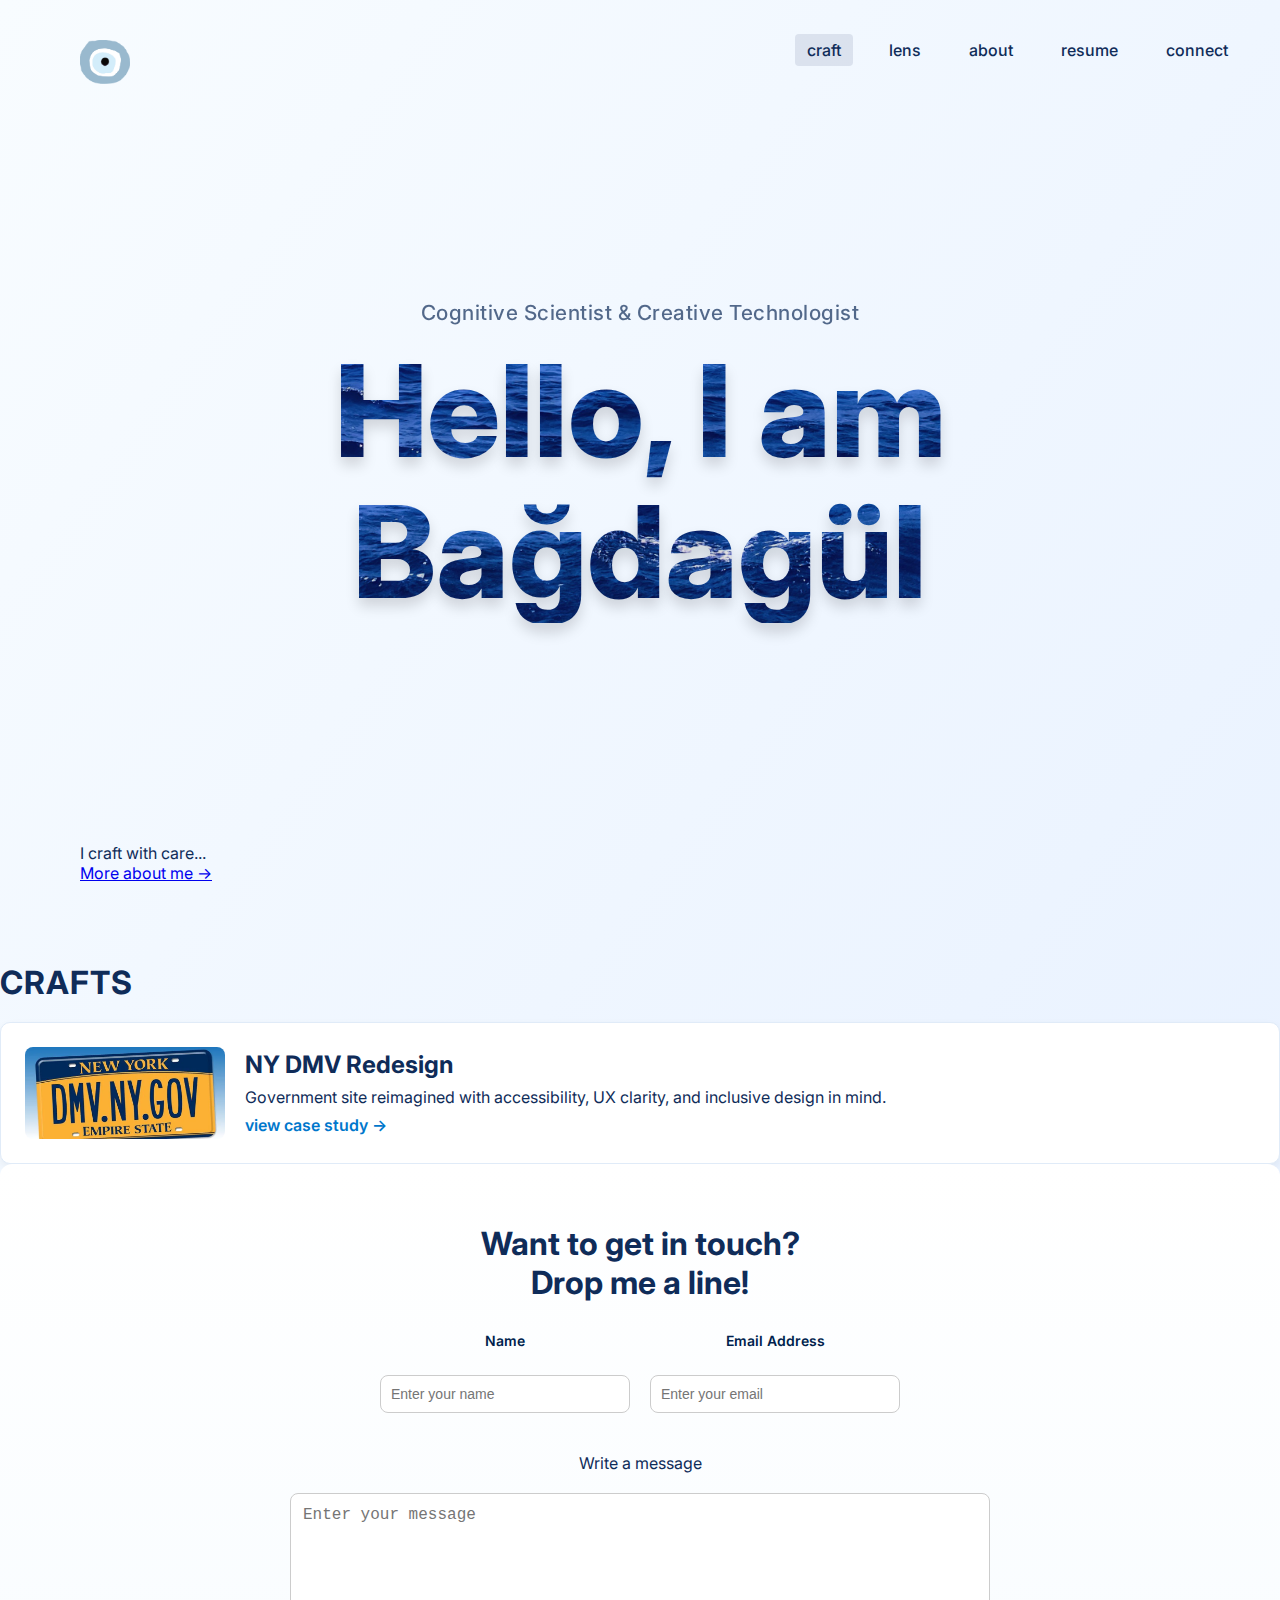
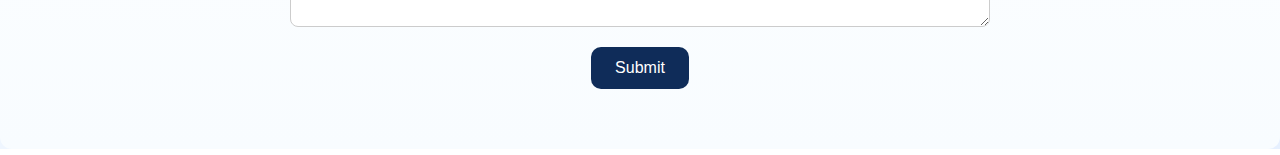
<file: index.html>
<!DOCTYPE html>
<html lang="en">
  <head>
    <meta charset="UTF-8" />
    <meta name="viewport" content="width=device-width, initial-scale=1.0" />
    <title>Bağdagül Yoruk – Portfolio</title>
    <link
      rel="stylesheet"
      href="https://cdnjs.cloudflare.com/ajax/libs/animate.css/4.1.1/animate.min.css"
    />
    <link
      href="https://fonts.googleapis.com/css2?family=Inter:wght@400;600&display=swap"
      rel="stylesheet"
    />
    <link href="style.css" rel="stylesheet" />
  </head>
  <body>
    <div class="content-box">
      <!-- Logo + Greeting -->
      <a href="index.html">
        <img
          src="images/evil-eye-logo.png"
          alt="Evil Eye Logo"
          class="evil-eye-logo"
        />
      </a>
    <section class="bubble-hero">
  <div class="animated-bubble">
    <svg viewBox="0 0 600 600">
      <defs>
        <pattern id="evilEyePattern" patternUnits="userSpaceOnUse" width="600" height="600">
          <image src="images/evil-eye-logo.png"  />
        </pattern>
      </defs>
      <path fill="url(#evilEyePattern)">
        <animate attributeName="d" dur="8s" repeatCount="indefinite" values="
          M300,50 
          C420,50 550,180 550,300 
          C550,420 420,550 300,550 
          C180,550 50,420 50,300 
          C50,180 180,50 300,50Z;

          M310,60 
          C430,80 560,190 540,300 
          C520,410 410,540 300,530 
          C190,520 70,410 80,300 
          C90,190 190,40 310,60Z;

          M300,50 
          C420,50 550,180 550,300 
          C550,420 420,550 300,550 
          C180,550 50,420 50,300 
          C50,180 180,50 300,50Z;
        " />
      </path>
    </svg>
  </div>

  <div class="intro-title">
    <h2 class="role-label">Cognitive Scientist & Creative Technologist</h2>
    <h1 class="masked-title">Hello, I am Bağdagül</h1>
  </div>
</section>

          <p class="tagline">
            I craft with care... <br />
            <a href="about.html">More about me →</a>
          </p>
        </div>
      </div>

      <!-- Navigation -->
      <nav class="main-nav">
        <ul>
          <li><a href="index.html" class="active">craft</a></li>
          <li><a href="gallery.html">lens</a></li>
          <li><a href="about.html">about</a></li>
          <li><a href="resume.pdf" target="_blank">resume</a></li>
          <li><a href="#contact">connect</a></li>
        </ul>
      </nav>

      <!-- Projects Section -->
      <section class="projects-section">
        <h2>crafts</h2>

        <!-- Project Block 1 -->
        <div class="project-card">
          <img src="images/dmvthumbnail.jpg" alt="DMV Case Study" />
          <div class="project-info">
            <h3>NY DMV Redesign</h3>
            <p>
              Government site reimagined with accessibility, UX clarity, and
              inclusive design in mind.
            </p>
            <a href="dmv.html" class="project-link">view case study →</a>
          </div>
        </div>

        <!-- Add more project-card blocks as needed -->
      </section>

      <!-- Connect Section -->
      <section id="contact" class="contact-section">
        <h2>Want to get in touch?<br />Drop me a line!</h2>
        <form
          action="https://formsubmit.co/bagdagulyoruk@gmail.com"
          method="POST"
          class="contact-form"
        >
          <div class="form-row">
            <div class="form-group">
              <label for="name">Name</label>
              <input
                type="text"
                name="name"
                id="name"
                required
                placeholder="Enter your name"
              />
            </div>

            <div class="form-group">
              <label for="email">Email Address</label>
              <input
                type="email"
                name="email"
                id="email"
                required
                placeholder="Enter your email"
              />
            </div>
          </div>

          <label for="message">Write a message</label>
          <textarea
            name="message"
            id="message"
            rows="6"
            required
            placeholder="Enter your message"
          ></textarea>

          <button type="submit">Submit</button>
        </form>
      </section>
    </div>
  </body>
</html>
</file>
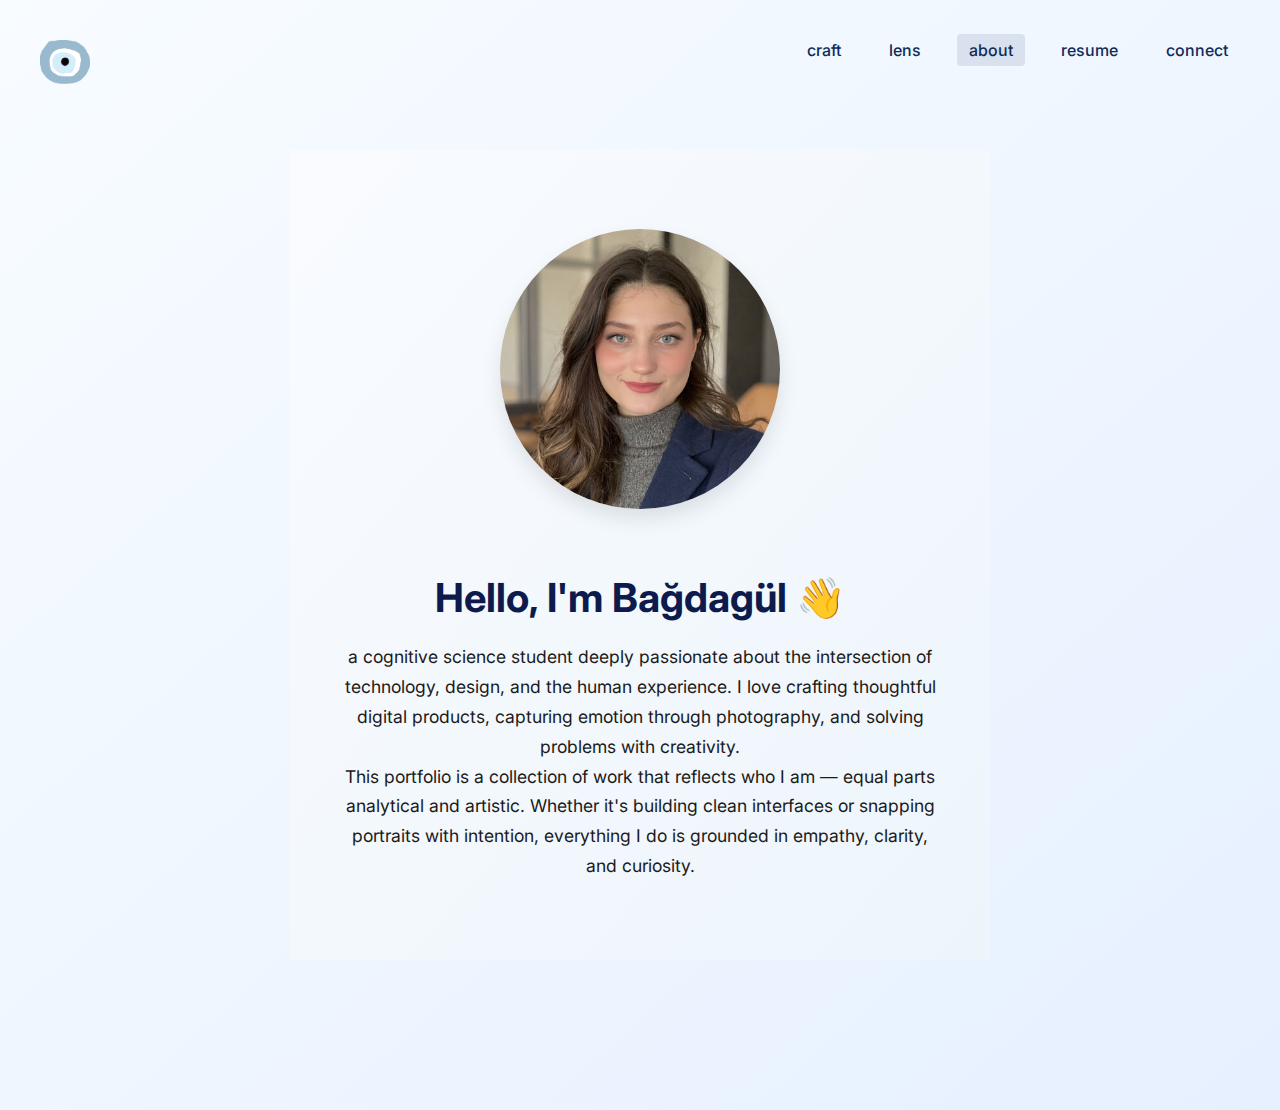
<file: about.html>
<!DOCTYPE html>
<html lang="en">
  <head>
    <meta charset="UTF-8" />
    <meta name="viewport" content="width=device-width, initial-scale=1.0" />
    <title>Bağdagül Yoruk – About</title>
    <link rel="stylesheet" href="style.css" />
    <link
      href="https://fonts.googleapis.com/css2?family=Inter:wght@400;600&display=swap"
      rel="stylesheet"
    />
  </head>
  <body>
    <!-- Logo -->
    <a href="index-craft.html">
      <img
        src="images/evil-eye-logo.png"
        alt="Evil Eye Logo"
        class="evil-eye-logo"
      />
    </a>

    <!-- Navigation -->
    <nav class="main-nav">
      <ul>
        <li><a href="index-craft.html">craft</a></li>
        <li><a href="gallery.html">lens</a></li>
        <li><a href="about.html" class="active">about</a></li>
        <li><a href="resume.pdf" target="_blank">resume</a></li>
        <li><a href="index-craft.html#contact">connect</a></li>
      </ul>
    </nav>

    <!-- About Section -->
    <section class="about-section">
      <div class="about-container">
        <div class="about-image">
          <img src="images/headshot.jpg" alt="Bağdagül Yoruk" />
        </div>
        <div class="about-text">
          <h1>Hello, I'm Bağdagül 👋</h1>
          <p>
            a cognitive science student deeply passionate about the intersection
            of technology, design, and the human experience. I love crafting
            thoughtful digital products, capturing emotion through photography,
            and solving problems with creativity.
          </p>
          <p>
            This portfolio is a collection of work that reflects who I am —
            equal parts analytical and artistic. Whether it's building clean
            interfaces or snapping portraits with intention, everything I do is
            grounded in empathy, clarity, and curiosity.
          </p>
        </div>
      </div>
    </section>
  </body>
</html>
</file>
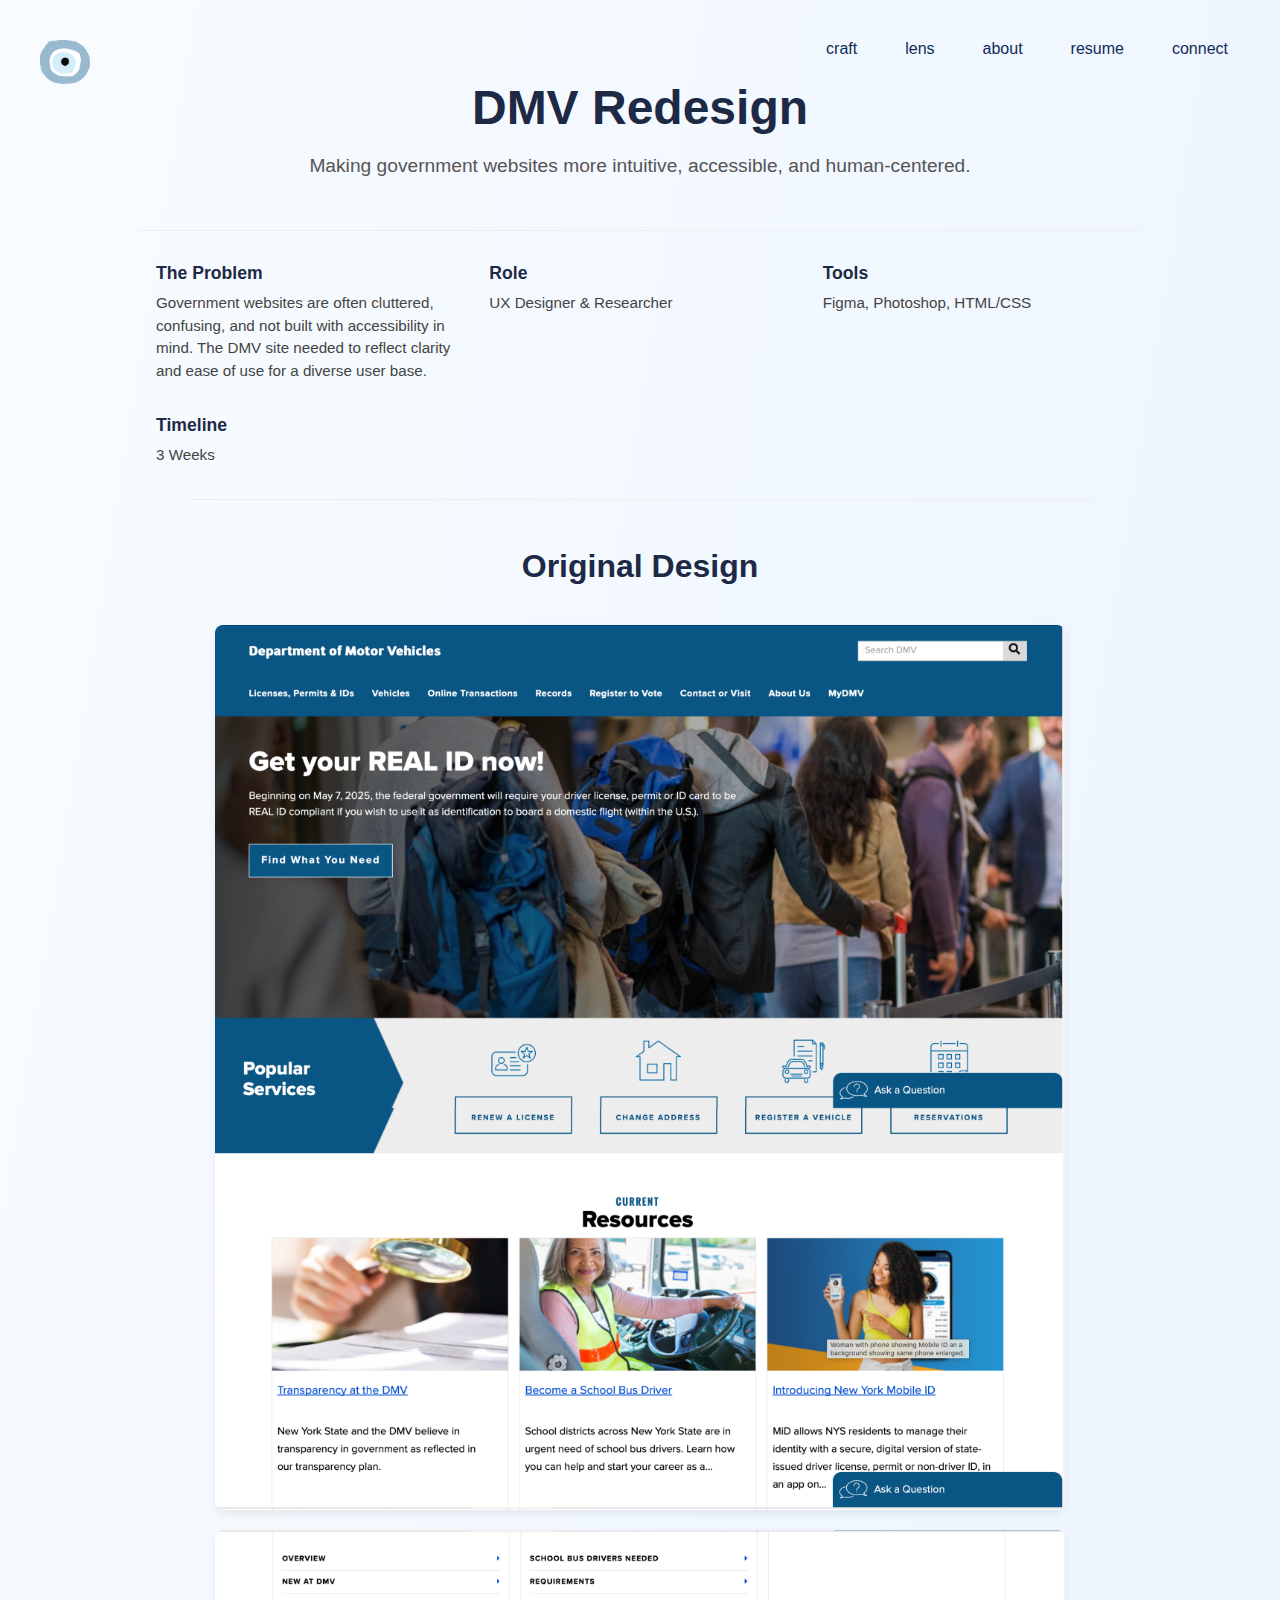
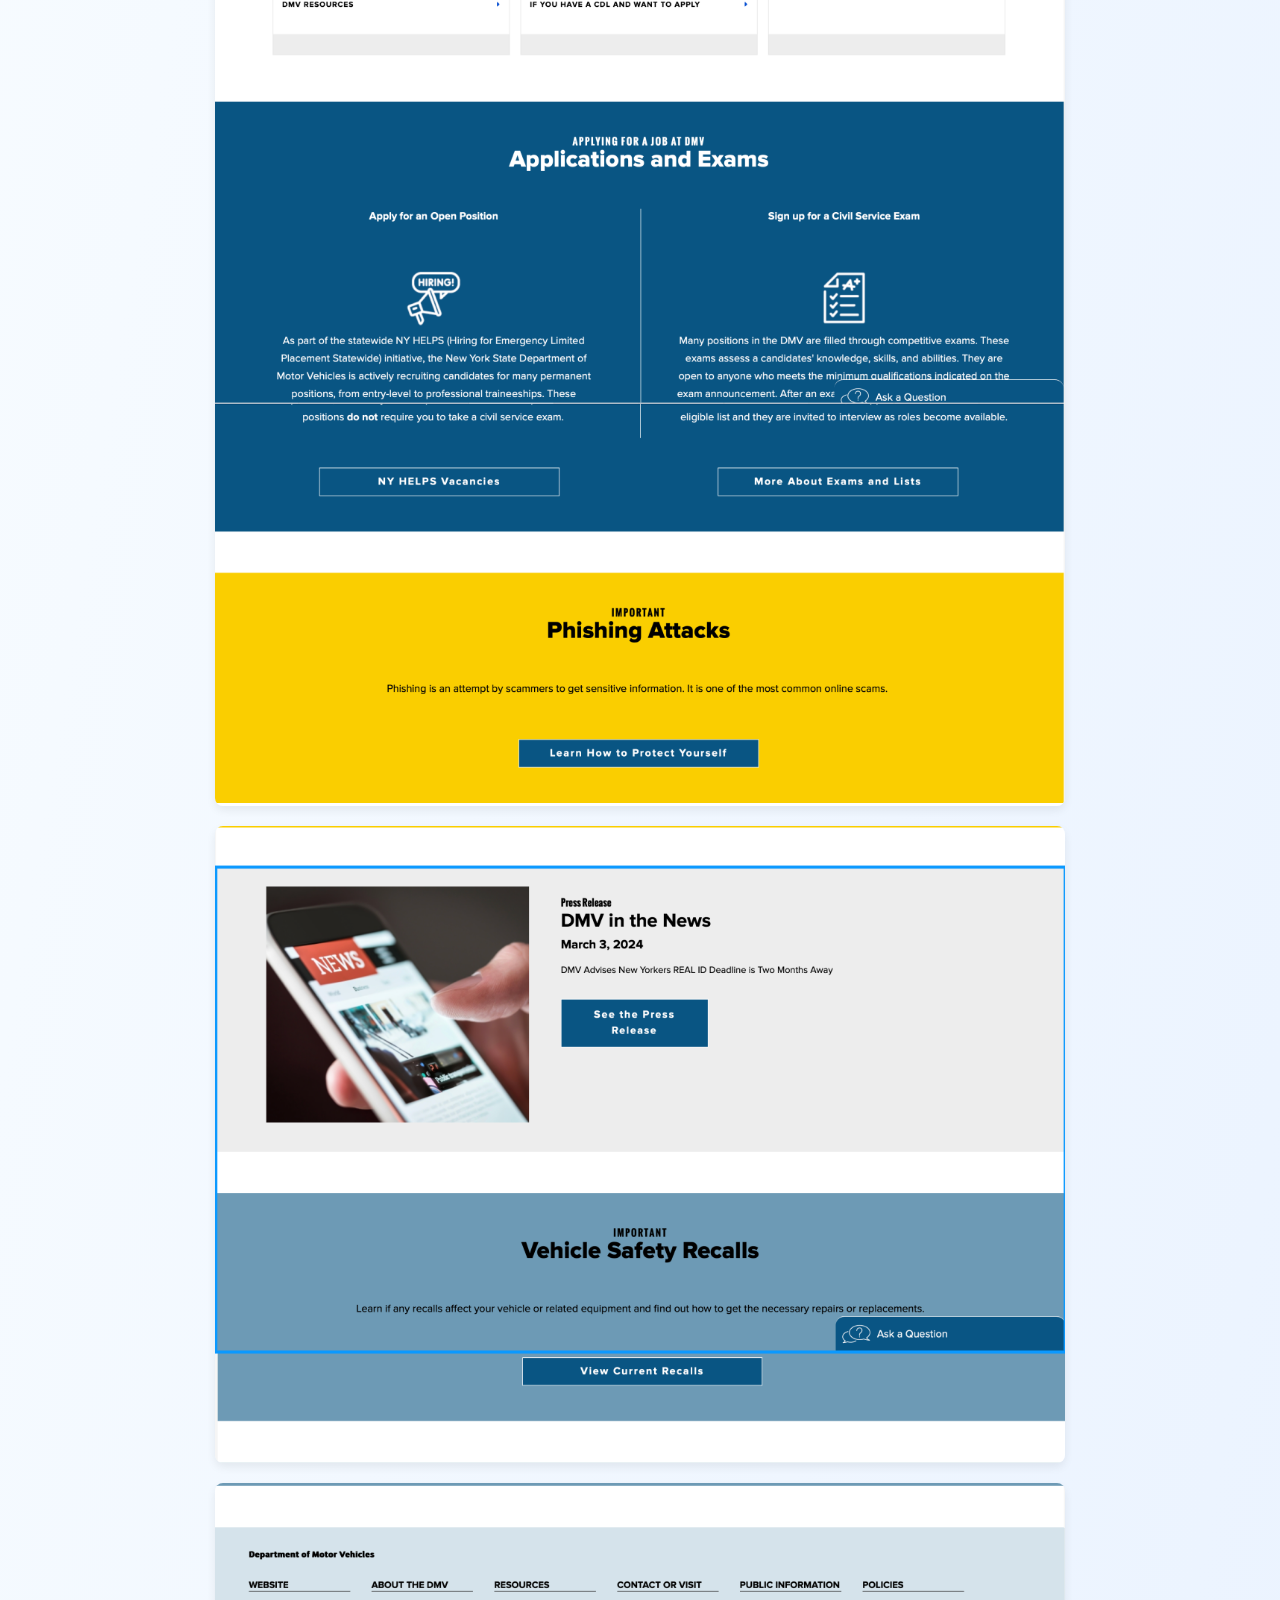
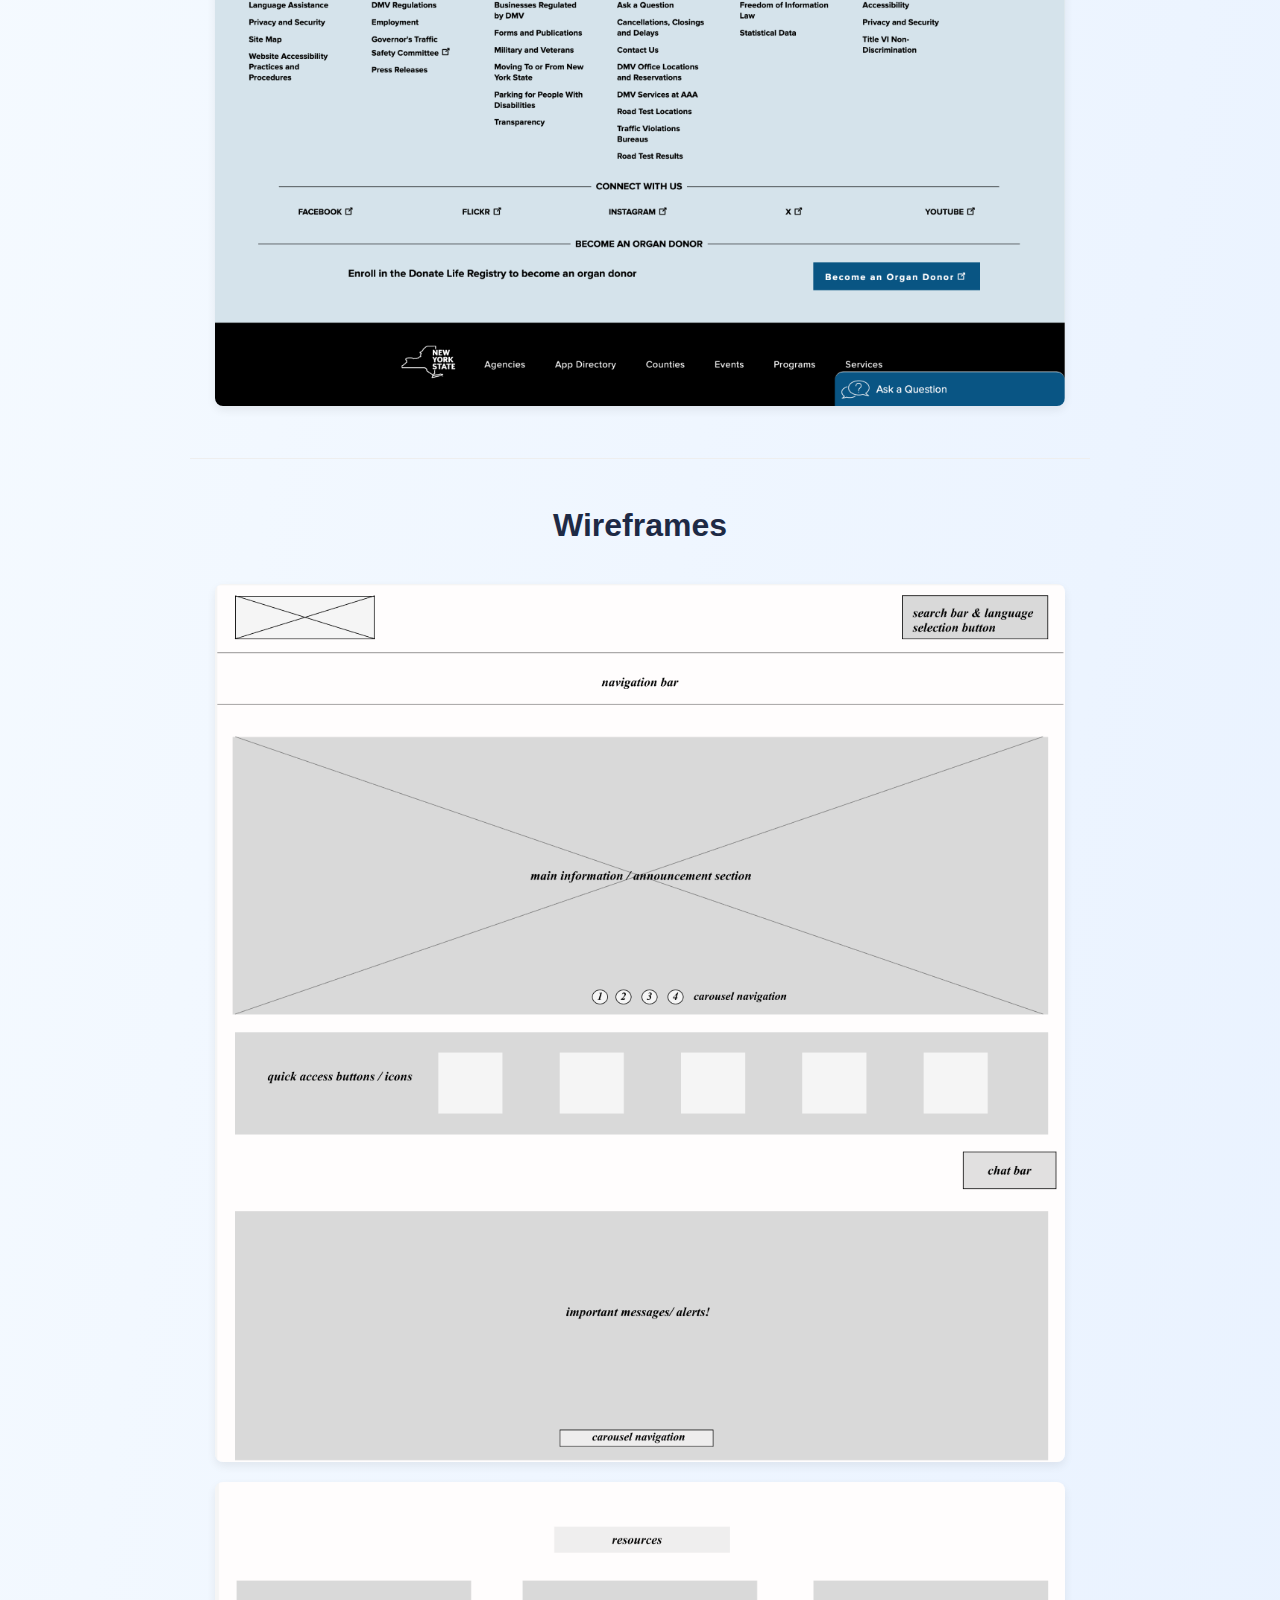
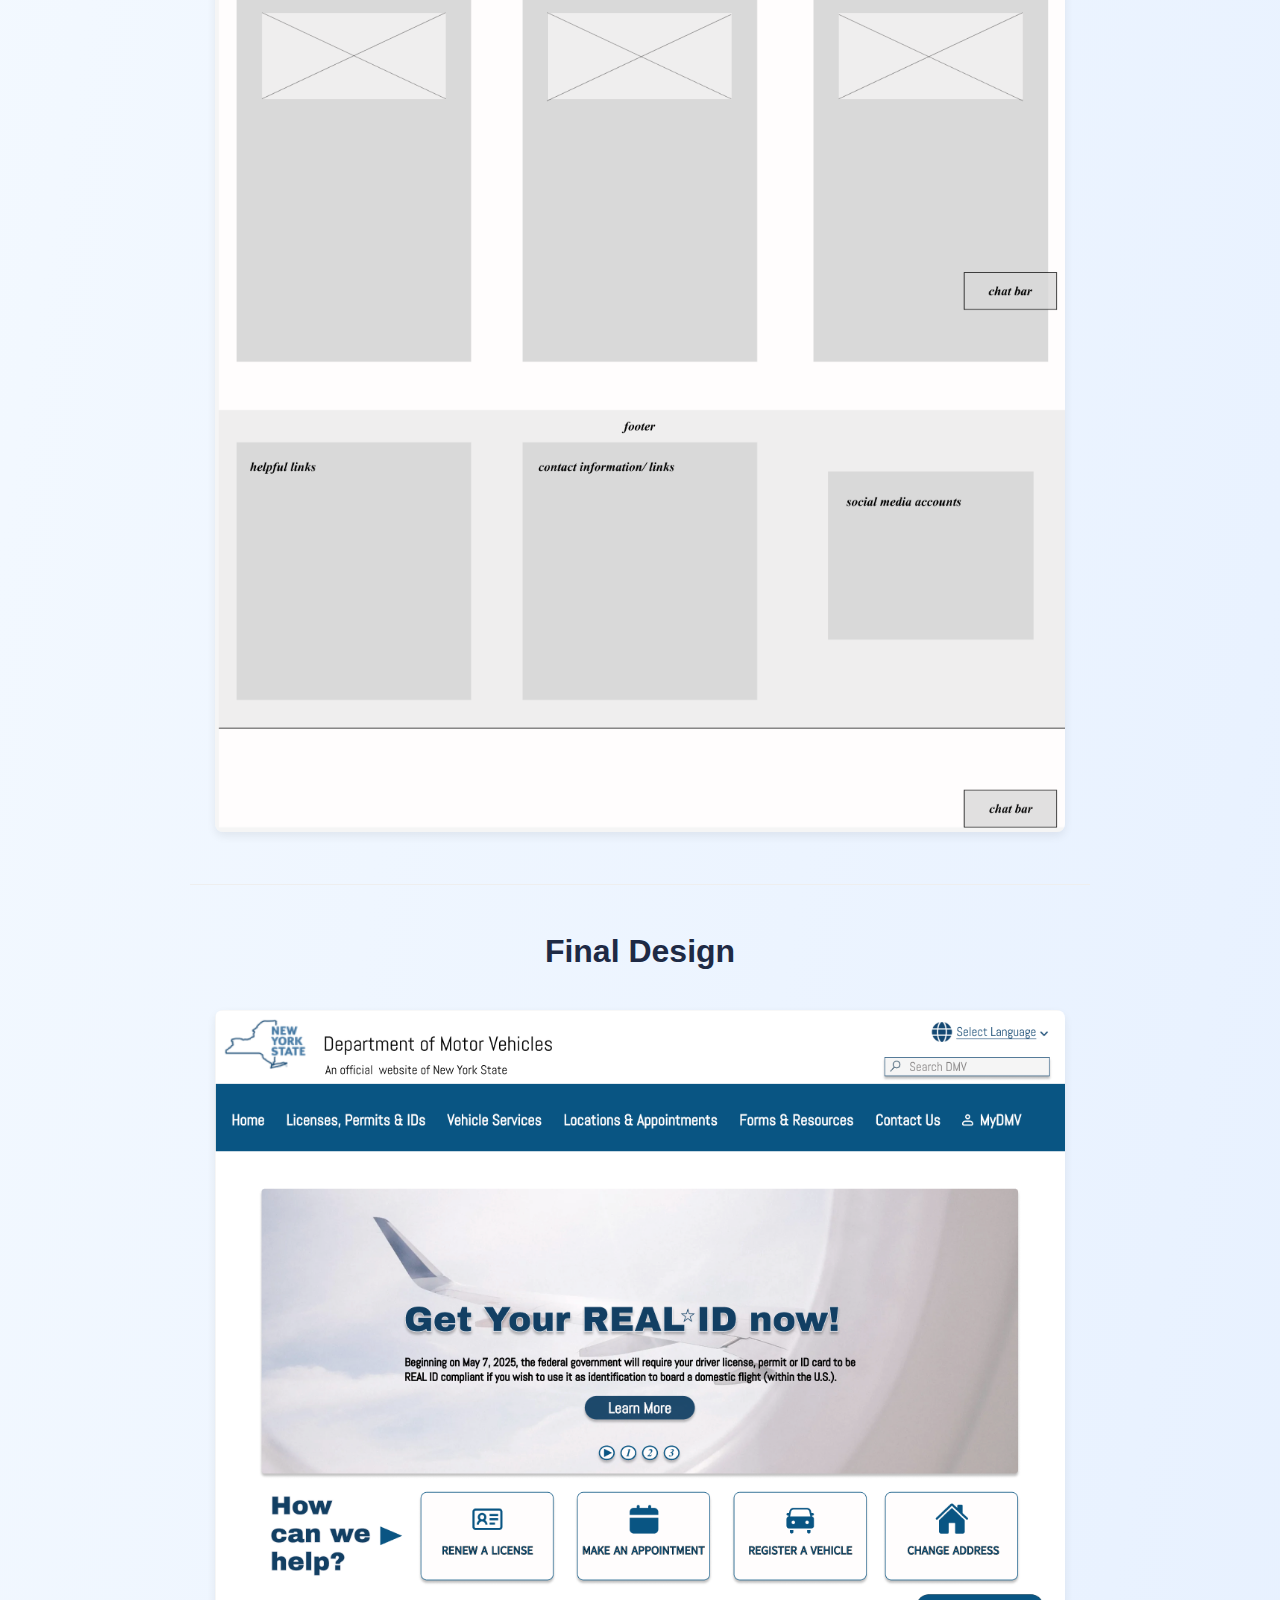
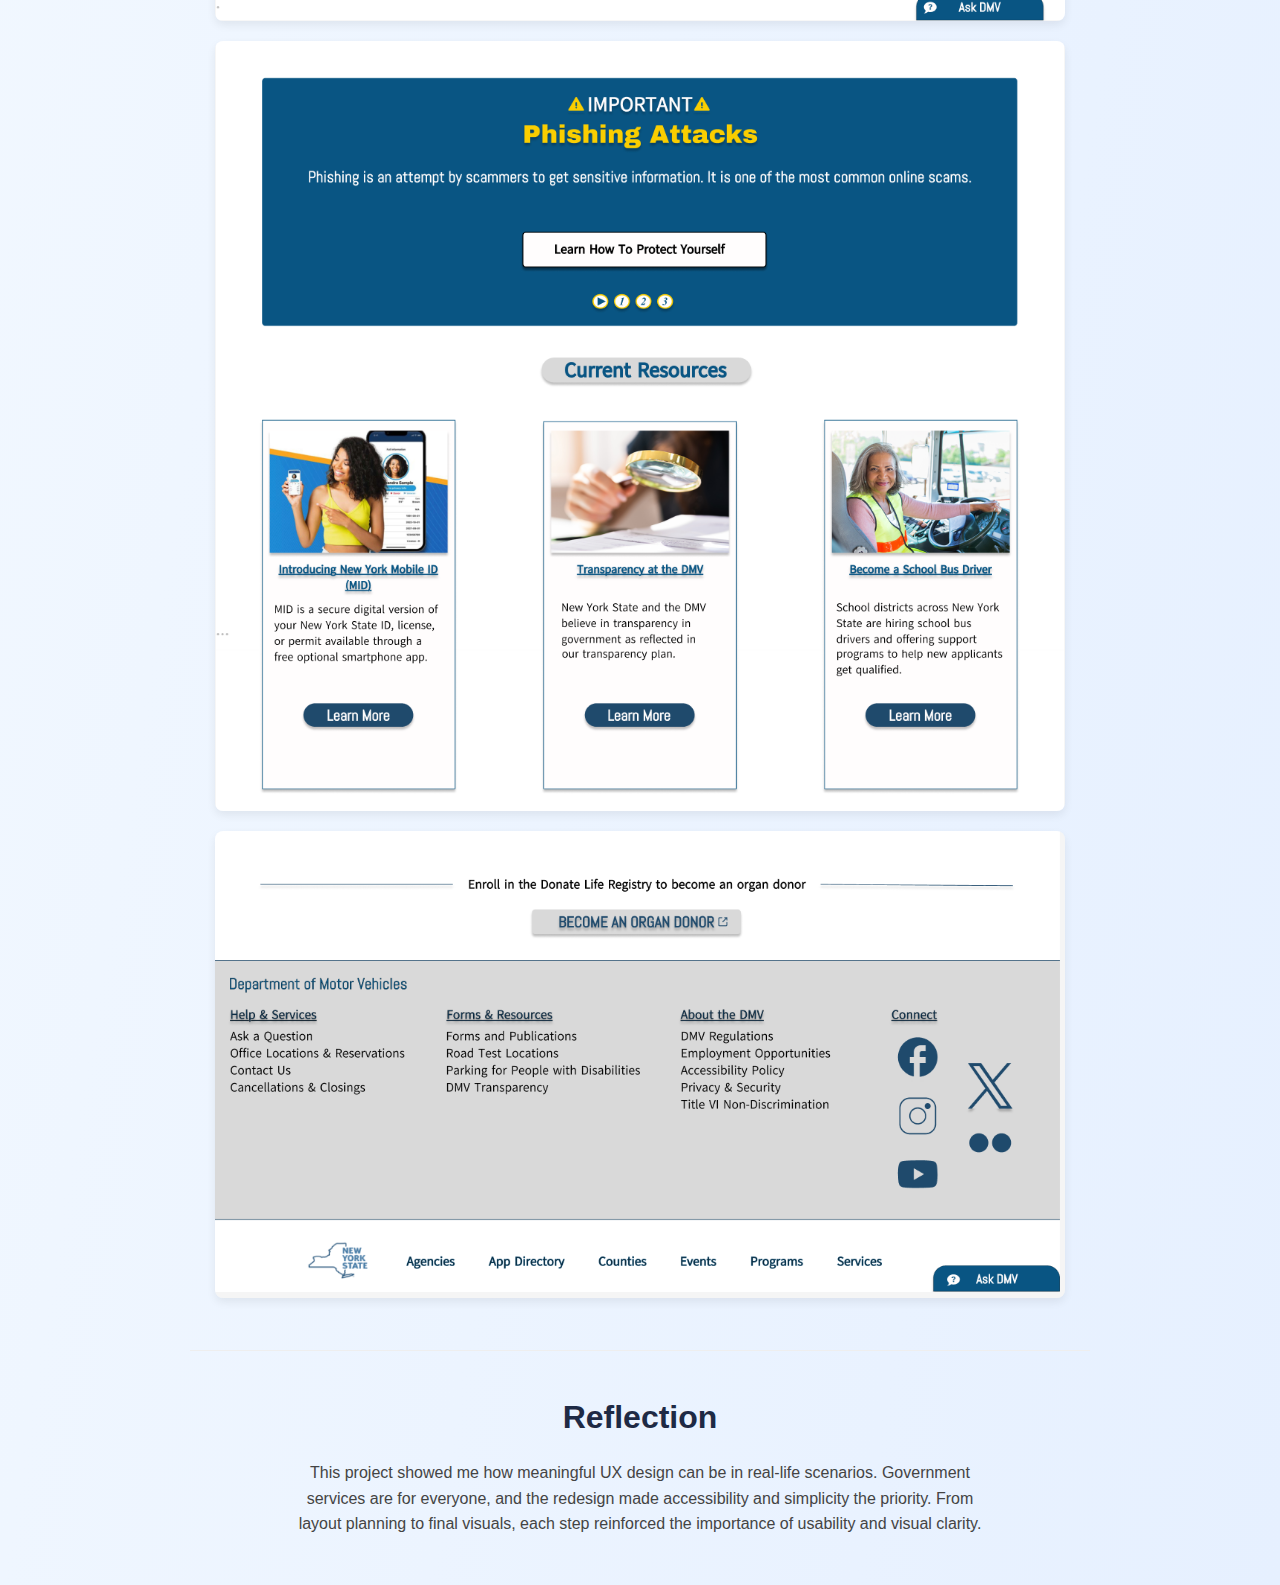
<file: dmv.html>
<!DOCTYPE html>
<html lang="en">
  <head>
    <meta charset="UTF-8" />
    <meta name="viewport" content="width=device-width, initial-scale=1.0" />
    <title>DMV Case Study | Bağdagül Yoruk</title>
    <link rel="stylesheet" href="style.css" />
  </head>
  <body>
    <a href="index-craft.html">
      <img
        src="images/evil-eye-logo.png"
        alt="Evil Eye Logo"
        class="evil-eye-logo"
      />
    </a>
    <nav class="main-nav">
      <ul>
        <li><a href="index-craft.html">craft</a></li>
        <li><a href="gallery.html">lens</a></li>
        <li><a href="about.html">about</a></li>
        <li><a href="resume.pdf" target="_blank">resume</a></li>
        <li><a href="index.html#contact">connect</a></li>
      </ul>
    </nav>

    <section class="case-hero">
      <h1>DMV Redesign</h1>
      <p>
        Making government websites more intuitive, accessible, and
        human-centered.
      </p>
    </section>

    <section class="case-grid">
      <div>
        <h2>The Problem</h2>
        <p>
          Government websites are often cluttered, confusing, and not built with
          accessibility in mind. The DMV site needed to reflect clarity and ease
          of use for a diverse user base.
        </p>
      </div>
      <div>
        <h2>Role</h2>
        <p>UX Designer & Researcher</p>
      </div>
      <div>
        <h2>Tools</h2>
        <p>Figma, Photoshop, HTML/CSS</p>
      </div>
      <div>
        <h2>Timeline</h2>
        <p>3 Weeks</p>
      </div>
    </section>

    <section class="case-section">
      <h2>Original Design</h2>
      <div class="image-stack">
        <img src="images/originaldesign1.jpg" alt="Old DMV homepage" />
        <img
          src="images/originaldesign2.jpg"
          alt="Old DMV navigation section"
        />
        <img src="images/originaldesign3.jpg" alt="Old DMV footer section" />
        <img src="images/originaldesign4.jpg" alt="Old DMV resources section" />
      </div>
    </section>

    <section class="case-section">
      <h2>Wireframes</h2>
      <div class="image-stack">
        <img src="images/wireframe1.jpg" alt="Wireframe 1" />
        <img src="images/wireframe2.jpg" alt="Wireframe 2" />
      </div>
    </section>

    <section class="case-section">
      <h2>Final Design</h2>
      <div class="image-stack">
        <img src="images/redesign1.jpg" alt="Final design - homepage" />
        <img src="images/redesign2.jpg" alt="Final design - layout details" />
        <img
          src="images/redesign3.jpg"
          alt="Final design - mobile friendly section"
        />
      </div>
    </section>

    <section class="case-section">
      <h2>Reflection</h2>
      <p>
        This project showed me how meaningful UX design can be in real-life
        scenarios. Government services are for everyone, and the redesign made
        accessibility and simplicity the priority. From layout planning to final
        visuals, each step reinforced the importance of usability and visual
        clarity.
      </p>
    </section>
  </body>
</html>
</file>
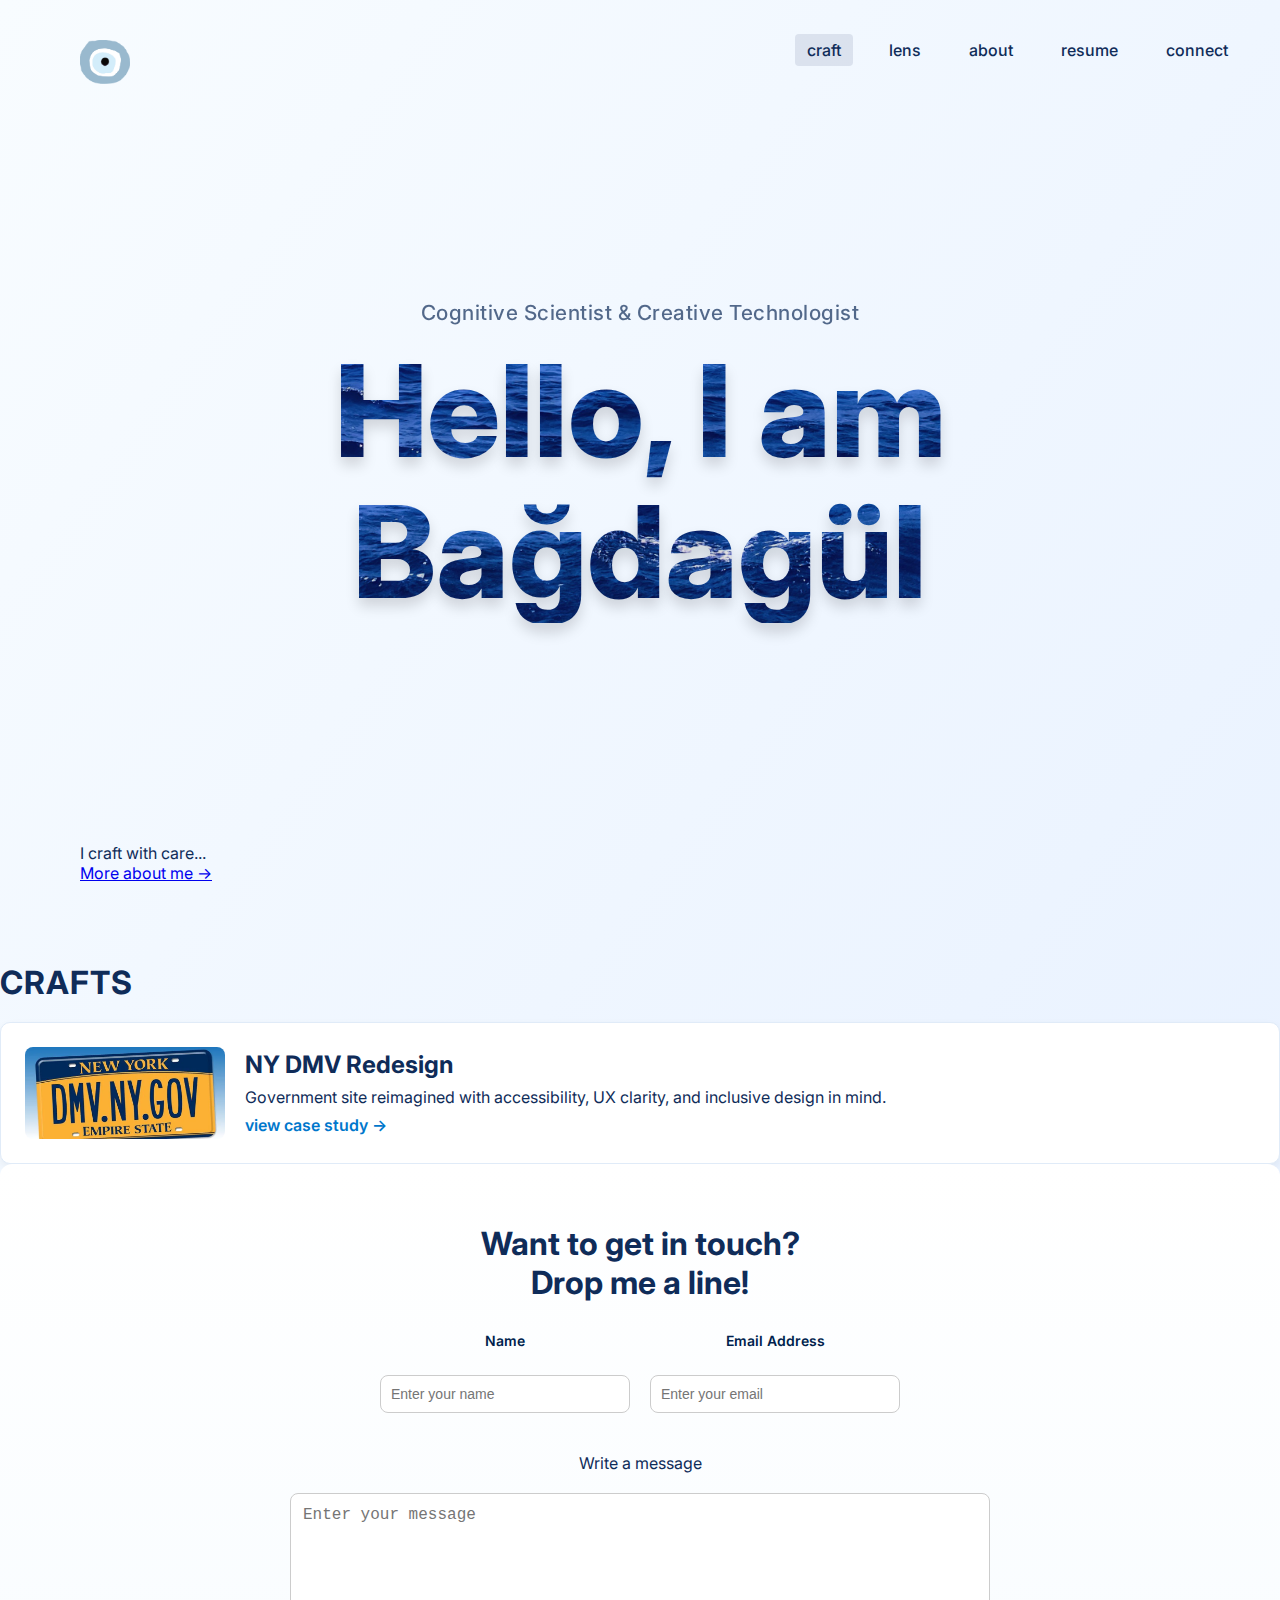
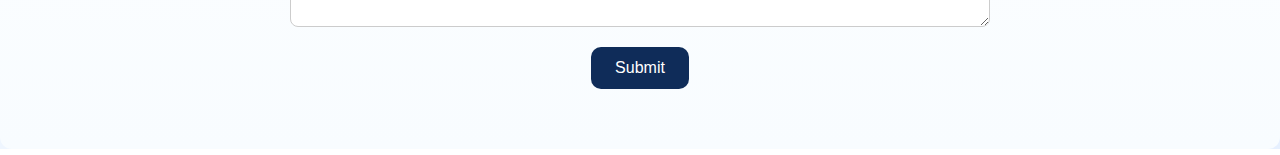
<file: index-craft.html>
<!DOCTYPE html>
<html lang="en">
  <head>
    <meta charset="UTF-8" />
    <meta name="viewport" content="width=device-width, initial-scale=1.0" />
    <title>Bağdagül Yoruk – Portfolio</title>
    <link
      rel="stylesheet"
      href="https://cdnjs.cloudflare.com/ajax/libs/animate.css/4.1.1/animate.min.css"
    />
    <link
      href="https://fonts.googleapis.com/css2?family=Inter:wght@400;600&display=swap"
      rel="stylesheet"
    />
    <link href="style.css" rel="stylesheet" />
  </head>
  <body>
    <div class="content-box">
      <!-- Logo + Greeting -->
      <a href="index-craft.html">
        <img
          src="images/evil-eye-logo.png"
          alt="Evil Eye Logo"
          class="evil-eye-logo"
        />
      </a>
    <section class="bubble-hero">
  <div class="animated-bubble">
    <svg viewBox="0 0 600 600">
      <defs>
        <pattern id="evilEyePattern" patternUnits="userSpaceOnUse" width="600" height="600">
          <image src="images/evil-eye-logo.png"  />
        </pattern>
      </defs>
      <path fill="url(#evilEyePattern)">
        <animate attributeName="d" dur="8s" repeatCount="indefinite" values="
          M300,50 
          C420,50 550,180 550,300 
          C550,420 420,550 300,550 
          C180,550 50,420 50,300 
          C50,180 180,50 300,50Z;

          M310,60 
          C430,80 560,190 540,300 
          C520,410 410,540 300,530 
          C190,520 70,410 80,300 
          C90,190 190,40 310,60Z;

          M300,50 
          C420,50 550,180 550,300 
          C550,420 420,550 300,550 
          C180,550 50,420 50,300 
          C50,180 180,50 300,50Z;
        " />
      </path>
    </svg>
  </div>

  <div class="intro-title">
    <h2 class="role-label">Cognitive Scientist & Creative Technologist</h2>
    <h1 class="masked-title">Hello, I am Bağdagül</h1>
  </div>
</section>

          <p class="tagline">
            I craft with care... <br />
            <a href="about.html">More about me →</a>
          </p>
        </div>
      </div>

      <!-- Navigation -->
      <nav class="main-nav">
        <ul>
          <li><a href="index-craft.html" class="active">craft</a></li>
          <li><a href="gallery.html">lens</a></li>
          <li><a href="about.html">about</a></li>
          <li><a href="resume.pdf" target="_blank">resume</a></li>
          <li><a href="#contact">connect</a></li>
        </ul>
      </nav>

      <!-- Projects Section -->
      <section class="projects-section">
        <h2>crafts</h2>

        <!-- Project Block 1 -->
        <div class="project-card">
          <img src="images/dmvthumbnail.jpg" alt="DMV Case Study" />
          <div class="project-info">
            <h3>NY DMV Redesign</h3>
            <p>
              Government site reimagined with accessibility, UX clarity, and
              inclusive design in mind.
            </p>
            <a href="dmv.html" class="project-link">view case study →</a>
          </div>
        </div>

        <!-- Add more project-card blocks as needed -->
      </section>

      <!-- Connect Section -->
      <section id="contact" class="contact-section">
        <h2>Want to get in touch?<br />Drop me a line!</h2>
        <form
          action="https://formsubmit.co/bagdagulyoruk@gmail.com"
          method="POST"
          class="contact-form"
        >
          <div class="form-row">
            <div class="form-group">
              <label for="name">Name</label>
              <input
                type="text"
                name="name"
                id="name"
                required
                placeholder="Enter your name"
              />
            </div>

            <div class="form-group">
              <label for="email">Email Address</label>
              <input
                type="email"
                name="email"
                id="email"
                required
                placeholder="Enter your email"
              />
            </div>
          </div>

          <label for="message">Write a message</label>
          <textarea
            name="message"
            id="message"
            rows="6"
            required
            placeholder="Enter your message"
          ></textarea>

          <button type="submit">Submit</button>
        </form>
      </section>
    </div>
  </body>
</html>
</file>
<file: style.css>
@charset "UTF-8";

/* ==== RESET ==== */
* {
  margin: 0;
  padding: 0;
  box-sizing: border-box;
}

body {
  background: linear-gradient(to bottom right, #f8fcff, #e6f0ff);
  font-family: "Inter", sans-serif;
  color: #0f2c59;
  overflow-x: hidden;
}

.content-box {
  max-width: 1200px;
  margin: 0 auto;
  padding: 80px 40px;
  display: flex;
  flex-direction: column;
  gap: 60px;
  position: relative;
}

/* NAVIGATION */
.main-nav {
  position: absolute;
  top: 40px;
  right: 40px;
}

.main-nav ul {
  list-style: none;
  display: flex;
  gap: 24px;
}

.main-nav a {
  text-decoration: none;
  font-weight: 500;
  font-size: 1rem;
  color: #0f2c59;
  padding: 6px 12px;
  border-radius: 4px;
  transition: 0.3s ease;
}

.main-nav a:hover,
.main-nav a.active {
  background-color: rgba(15, 44, 89, 0.1);
}

/* LOGO */
.evil-eye-logo {
  width: 50px;
  height: auto;
  position: absolute;
  top: 40px;
  left: 40px;
}

/* MASKED HELLO TITLE */
.masked-title {
  font-size: 9rem;
  font-weight: bold;
  background: url("images/title-background.jpg") no-repeat center center;
  background-size: cover;
  -webkit-background-clip: text;
  background-clip: text;
  color: transparent;
  animation: fadeInDown 1s ease;
  text-align: left;
}

@keyframes fadeInDown {
  from {
    opacity: 0;
    transform: translateY(-20px);
  }
  to {
    opacity: 1;
    transform: translateY(0);
  }
}
/* === HERO SECTION === */
.bubble-hero {
  position: relative;
  display: flex;
  flex-direction: column;
  align-items: center;
  justify-content: center;
  padding: 10rem 2rem 6rem;
  text-align: center;
  overflow: hidden;
}

/* BUBBLE GLOW BACKGROUND */
.floating-bubble {
  position: absolute;
  width: 500px;
  height: 500px;
  background: radial-gradient(circle at 50% 50%, #e2f4ff 20%, #ffffff 80%);
  border-radius: 50%;
  filter: blur(70px);
  opacity: 0.8;
  animation: float 8s ease-in-out infinite;
  z-index: 1;
}

/* FLOATING ANIMATION */
@keyframes float {
  0% {
    transform: translateY(0) scale(1);
  }
  50% {
    transform: translateY(-25px) scale(1.05);
  }
  100% {
    transform: translateY(0) scale(1);
  }
}

/* TITLE & LABEL WRAPPER */
.intro-content {
  position: relative;
  z-index: 2;
  display: flex;
  flex-direction: column;
  align-items: center;
  gap: 1rem;
}

/* TITLE ABOVE NAME */
.role-label {
  font-size: 1.2rem;
  font-weight: 500;
  color: #0f2c59;
  opacity: 0.7;
  letter-spacing: 0.5px;
}

.masked-title {
  font-size: 9rem;
  font-weight: 800;
  line-height: 1.1;
  background: url("images/title-background.JPG") center center / cover no-repeat;
  -webkit-background-clip: text;
  background-clip: text;
  color: transparent;
  text-align: center;
  animation: waveFloat 6s ease-in-out infinite;
  text-shadow: 0 6px 12px rgba(0, 0, 0, 0.2);
  transition: transform 0.3s ease-in-out;
}

@keyframes waveFloat {
  0% {
    transform: translateY(0) rotate(0deg);
  }
  25% {
    transform: translateY(-12px) rotate(-1.5deg);
  }
  50% {
    transform: translateY(0px) rotate(0deg);
  }
  75% {
    transform: translateY(12px) rotate(1.5deg);
  }
  100% {
    transform: translateY(0) rotate(0deg);
  }
}

/* PROJECTS */
.projects-section h2 {
  font-size: 2rem;
  color: #0f2c59;
  text-transform: uppercase;
  letter-spacing: 1px;
  margin-bottom: 20px;
}

.project-card {
  background-color: #ffffff;
  border: 1px solid #e0ebf8;
  border-radius: 10px;
  padding: 24px;
  display: flex;
  gap: 20px;
  align-items: center;
  box-shadow: 0 4px 10px rgba(0, 0, 0, 0.05);
}

.project-card img {
  width: 200px;
  height: auto;
  border-radius: 8px;
}

.project-info h3 {
  font-size: 1.5rem;
  margin-bottom: 8px;
}

.project-info p {
  font-size: 1rem;
  margin-bottom: 8px;
}

.project-link {
  font-weight: 600;
  color: #0077cc;
  text-decoration: none;
}

.project-link:hover {
  text-decoration: underline;
}

/* CONTACT SECTION */
.contact-section {
  background: linear-gradient(to top, #f8fcff, #ffffff);
  padding: 60px 20px;
  text-align: center;
  border-radius: 12px;
}

.contact-section h2 {
  font-size: 2rem;
  color: #0f2c59;
  margin-bottom: 30px;
}

.contact-form {
  max-width: 700px;
  margin: 0 auto;
  display: flex;
  flex-direction: column;
  gap: 20px;
}

.form-group {
  display: flex;
  flex-wrap: wrap;
  gap: 20px;
  justify-content: center;
}

.contact-form input,
.contact-form textarea {
  padding: 12px;
  border: 1px solid #ccc;
  border-radius: 8px;
  font-size: 1rem;
  width: 100%;
  max-width: 320px;
}

.contact-form textarea {
  resize: vertical;
  max-width: 100%;
}

.contact-form button {
  background-color: #0f2c59;
  color: white;
  padding: 12px 24px;
  border: none;
  border-radius: 10px;
  font-size: 1rem;
  cursor: pointer;
  transition: 0.3s ease;
  width: fit-content;
  align-self: center;
}

.contact-form button:hover {
  background-color: #003366;
}

@media (max-width: 768px) {
  .masked-title {
    font-size: 3rem;
    text-align: center;
  }

  .main-nav {
    top: 20px;
    right: 20px;
  }

  .main-nav ul {
    gap: 16px;
  }

  .project-card {
    flex-direction: column;
    align-items: flex-start;
  }

  .project-card img {
    width: 100%;
  }

  .form-group {
    flex-direction: column;
    align-items: stretch;
  }
  .form-row {
    display: flex;
    gap: 20px;
    flex-wrap: wrap;
    justify-content: center;
    margin-bottom: 20px;
  }

  .form-group {
    display: flex;
    flex-direction: column;
    min-width: 250px;
  }

  .form-group label {
    font-weight: 600;
    margin-bottom: 6px;
    color: #001f4d;
    font-size: 14px;
  }

  .form-group input {
    padding: 10px;
    border-radius: 8px;
    border: 1px solid #ccc;
    font-size: 14px;
  }
}
.form-row {
  display: flex;
  flex-wrap: wrap;
  gap: 20px;
  justify-content: center;
  margin-bottom: 20px;
}

.form-group {
  display: flex;
  flex-direction: column;
  width: 250px;
}

.form-group label {
  font-weight: 600;
  margin-bottom: 6px;
  color: #001f4d;
  font-size: 14px;
}

.form-group input {
  padding: 10px;
  border-radius: 8px;
  border: 1px solid #ccc;
  font-size: 14px;
}
@media (max-width: 600px) {
  .form-row {
    flex-direction: column;
    align-items: center;
  }
}
.bubble-hero {
  position: relative;
  display: flex;
  align-items: center;
  justify-content: center;
  flex-direction: column;
  padding-top: 10rem;
  padding-bottom: 10rem;
  text-align: center;
}

.animated-bubble {
  width: 900px;
  height: 900px;
  animation: bobbing 8s ease-in-out infinite;
  position: absolute;
  z-index: 1;
}

.bubble-hero svg {
  width: 100%;
  height: 100%;
}

.intro-title {
  position: relative;
  z-index: 2;
  text-align: center;
}

.role-label {
  font-size: 1.3rem;
  font-weight: 500;
  color: #0f2c59;
  margin-bottom: 1rem;
}

.masked-title {
  font-size: 8rem;
  font-weight: 800;
  line-height: 1.1;
  background: url("images/title-background.JPG") center center / cover no-repeat;
  -webkit-background-clip: text;
  background-clip: text;
  color: transparent;
  animation: waveFloat 6s ease-in-out infinite;
  text-shadow: 0 8px 14px rgba(0, 0, 0, 0.15);
}

@keyframes bobbing {
  0% {
    transform: translateY(0px);
  }
  50% {
    transform: translateY(-50px);
  }
  100% {
    transform: translateY(0px);
  }
}

@keyframes waveFloat {
  0% {
    transform: translateY(0) rotate(0deg);
  }
  25% {
    transform: translateY(-10px) rotate(-2deg);
  }
  50% {
    transform: translateY(0px) rotate(0deg);
  }
  75% {
    transform: translateY(10px) rotate(2deg);
  }
  100% {
    transform: translateY(0) rotate(0deg);
  }
}

/* ===== GALLERY/ LENS PAGE ===== */
.content-box-gallery {
  width: 100%;
  max-width: 1200px;
  margin: 0 auto;
  padding: 40px 20px;
  display: flex;
  flex-direction: column;
  align-items: center;
}

/* GALLERY CONTAINER */
.gallery-container {
  display: flex;
  flex-direction: column;
  align-items: center;
  width: 100%;
}

/* MAIN IMAGE DISPLAY */
.image-box {
  position: relative;
  display: flex;
  justify-content: center;
  align-items: center;
  width: 100%;
  max-width: 420px;
  margin-bottom: 15px;
}

.image-box img {
  width: 100%;
  height: auto;
  max-height: 560px;
  border-radius: 14px;
  box-shadow: 0px 6px 16px rgba(0, 0, 0, 0.2);
  transition: opacity 0.5s ease-in-out;
}

/* CAPTION UNDER MAIN IMAGE */
.image-caption {
  margin-top: 8px;
  font-size: 0.9rem;
  color: #555;
  text-align: center;
  font-style: italic;
}

/* THUMBNAIL CONTAINER */
.thumbnail-container {
  display: flex;
  flex-wrap: wrap;
  justify-content: center;
  gap: 10px;
  max-width: 100%;
  overflow-x: auto;
  padding: 10px;
}

.thumbnail-container::-webkit-scrollbar {
  height: 6px;
}

.thumbnail-container::-webkit-scrollbar-thumb {
  background: rgba(0, 0, 0, 0.2);
  border-radius: 3px;
}

.thumbnail-container::-webkit-scrollbar-track {
  background: transparent;
}

/* THUMBNAILS – TALLER SHAPE PRESERVED */
.thumbnail {
  width: 60px;
  height: 90px;
  object-fit: cover;
  cursor: pointer;
  border-radius: 8px;
  transition: transform 0.2s ease, opacity 0.3s ease;
  box-shadow: 0px 2px 6px rgba(0, 0, 0, 0.1);
}

.thumbnail:hover {
  transform: scale(1.05);
  opacity: 0.85;
}

/* ===== RESPONSIVE ===== */
@media (max-width: 768px) {
  .image-box {
    max-width: 90%;
  }

  .image-box img {
    max-height: 420px;
  }

  .thumbnail {
    width: 48px;
    height: 72px;
  }

  .image-caption {
    font-size: 0.8rem;
  }
}

/* ===== ABOUT PAGE ===== */
.about-section {
  max-width: 700px;
  margin: 150px auto;
  padding: 20px;
  font-family: "Inter", sans-serif;
  text-align: center;
  color: #001f4d;
}

.about-heading {
  font-size: 2.8rem;
  margin-bottom: 20px;
  font-weight: 700;
}

.about-description {
  font-size: 1.1rem;
  line-height: 1.7;
  margin-bottom: 18px;
  color: #333;
}

/* === ABOUT PAGE === */
.about-section {
  display: flex;
  justify-content: center;
  align-items: center;
  min-height: 90vh;
  padding: 60px 20px;
  font-family: "Inter", sans-serif;
  background: linear-gradient(to bottom right, #f9fbff, #edf5fb);
}

.about-container {
  display: flex;
  align-items: center;
  gap: 60px;
  max-width: 1100px;
  width: 100%;
  flex-wrap: wrap;
  justify-content: center;
}

.about-image img {
  width: 280px;
  height: 280px;
  object-fit: cover;
  border-radius: 50%;
  box-shadow: 0 10px 20px rgba(0, 0, 0, 0.1);
  transition: transform 0.3s ease-in-out;
}

.about-image img:hover {
  transform: scale(1.03);
}

.about-text {
  max-width: 600px;
  color: #1a1a1a;
}

.about-text h1 {
  font-size: 2.5rem;
  font-weight: 700;
  color: #0d1b4c;
  margin-bottom: 20px;
}

.about-text p {
  font-size: 1.1rem;
  line-height: 1.7;
}

/* Responsive tweaks */
@media (max-width: 768px) {
  .about-container {
    flex-direction: column;
    text-align: center;
    gap: 40px;
  }

  .about-text h1 {
    font-size: 2rem;
  }

  .about-text p {
    font-size: 1rem;
  }
}

/* ========== DMV Case Study Styling ========== */

/* HERO */
.case-hero {
  text-align: center;
  padding: 5rem 1rem 3rem;
  max-width: 800px;
  margin: 0 auto;
}

.case-hero h1 {
  font-size: 3rem;
  font-weight: 700;
  margin-bottom: 1rem;
  color: #1e2a45;
}

.case-hero p {
  font-size: 1.2rem;
  color: #555;
  line-height: 1.6;
}

/* CASE STUDY GRID */
.case-grid {
  display: grid;
  grid-template-columns: repeat(auto-fit, minmax(250px, 1fr));
  gap: 2rem;
  padding: 2rem 1rem;
  max-width: 1000px;
  margin: 0 auto;
  border-top: 1px solid #eee;
}

.case-grid h2 {
  font-size: 1.1rem;
  font-weight: 600;
  color: #1e2a45;
  margin-bottom: 0.5rem;
}

.case-grid p {
  font-size: 0.95rem;
  color: #444;
  line-height: 1.5;
}

/* SECTION */
.case-section {
  padding: 3rem 1rem;
  max-width: 900px;
  margin: 0 auto;
  text-align: center;
  border-top: 1px solid #eee;
}

.case-section h2 {
  font-size: 2rem;
  margin-bottom: 1.5rem;
  color: #1e2a45;
}

.case-section p {
  font-size: 1rem;
  color: #444;
  max-width: 700px;
  margin: 0 auto;
  line-height: 1.6;
}

/* IMAGES */
.case-section img {
  width: 100%;
  max-width: 850px;
  height: auto;
  border-radius: 8px;
  margin-top: 1rem;
  box-shadow: 0 4px 10px rgba(0, 0, 0, 0.07);
  transition: transform 0.3s ease;
}

.case-section img:hover {
  transform: scale(1.01);
}

/* RESPONSIVE TWEAKS */
@media screen and (max-width: 768px) {
  .case-hero h1 {
    font-size: 2.3rem;
  }

  .case-hero p,
  .case-grid p,
  .case-section p {
    font-size: 1rem;
  }

  .case-section img {
    margin-top: 1.5rem;
  }
}
</file>
